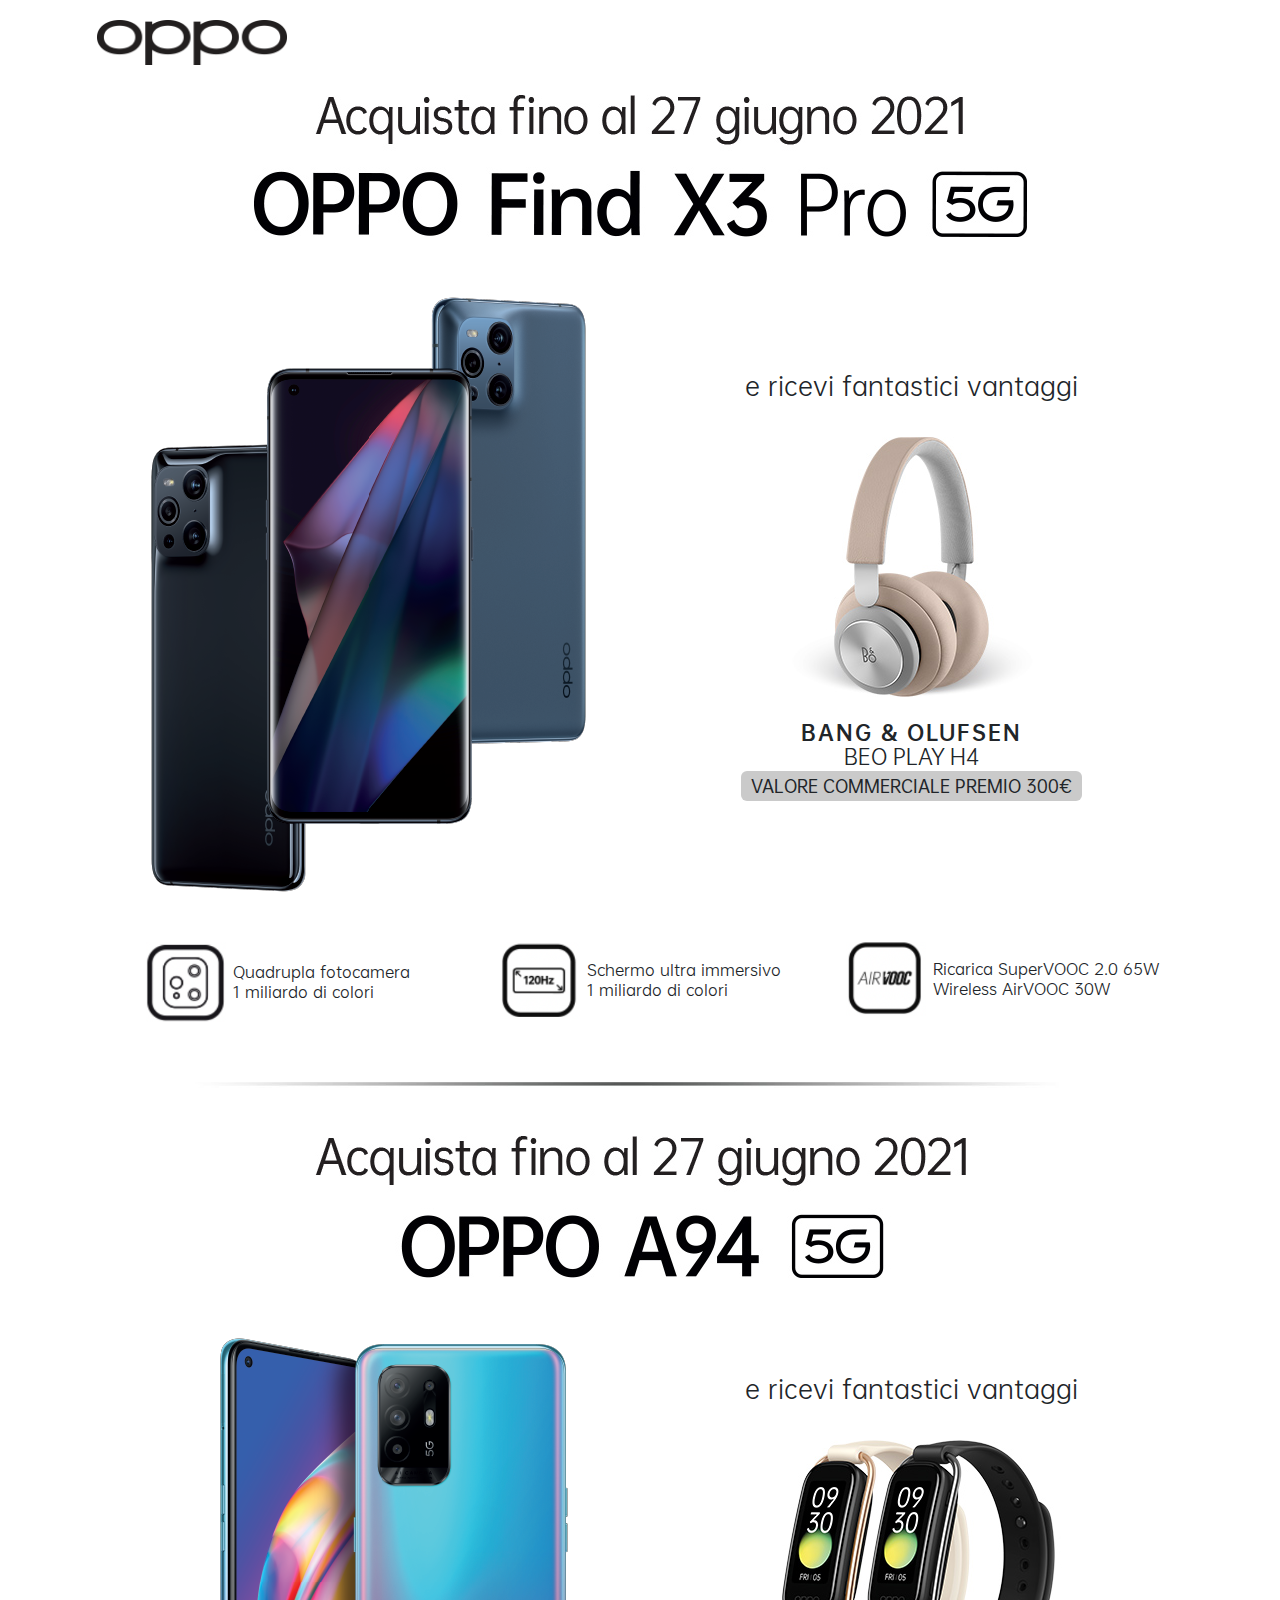
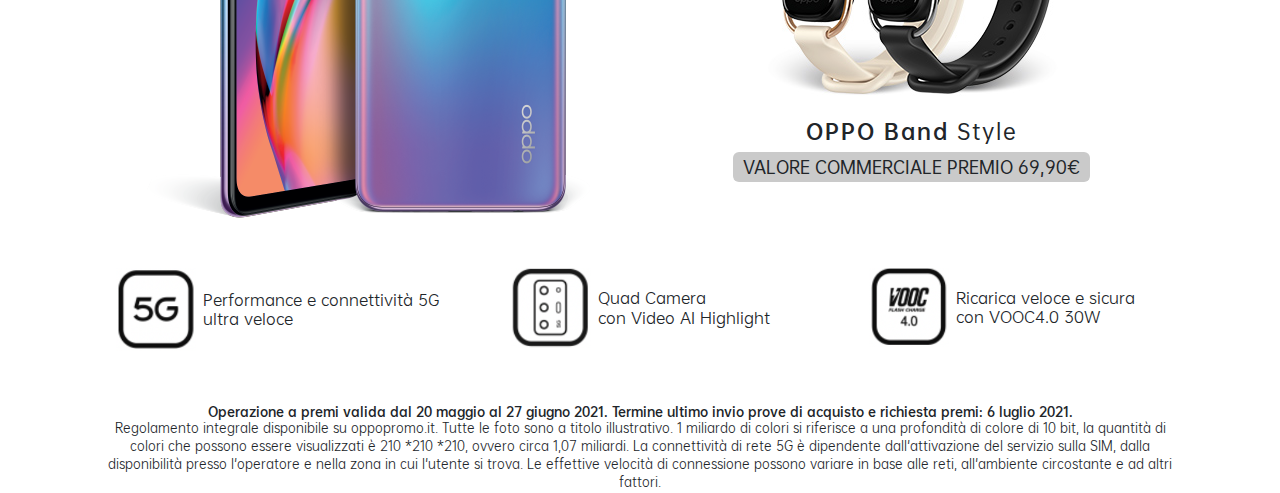
<file: oppo-lp 2/index.html>
<!doctype html>
<html lang="en">
<head>
    <meta charset="UTF-8">
    <meta name="viewport"
          content="width=device-width, user-scalable=no, initial-scale=1.0, maximum-scale=1.0, minimum-scale=1.0">
    <meta name="description" content="Oppo smartphone promozione">
    <meta name="keywords" content="opppo, smartphone, promozione">
    <meta name="author" content="Carmine P">
    <meta name="robots" content="index,follow" />
    <meta name="Classification" content="Business">
    <!-- CSS only -->
    <link href="https://cdn.jsdelivr.net/npm/bootstrap@5.0.1/dist/css/bootstrap.min.css" rel="stylesheet">
    <link rel="stylesheet" href="assets/font/fontface.css">
    <link rel="stylesheet" href="assets/css/style.css">
    <meta http-equiv="X-UA-Compatible" content="ie=edge">
    <title>Oppo - Landing</title>
</head>
<body>
<!-- header -->
<header>
    <div class="container">
        <div class="row">
            <div class="col-12">
                <div class="box-logo"><img src="assets/img/OPPO%20LOGO.png" alt=""></div>
            </div>
        </div>
    </div>
</header>
<!-- fine header -->
<!-- main -->
<main>
    <!-- section Pro -->
    <section id="pro">
        <div class="container">
            <div class="row row-pro-title">
                <div class="col-lg-12">
                    <div class="box-title-t">
                        <div class="box-img">
                            <img src="assets/img/pro/Acquista-Pro.jpg" alt="">
                        </div>
                    </div>
                </div>
            </div>
            <div class="row row-pro-card">
                <div class="col-lg-6">
                    <div class="box-img">
                        <img src="assets/img/pro/KV%20Pro.png" alt="">
                    </div>
                </div>
                <div class="col-lg-6">
                    <div class="card-oppo">
                        <div class="title-top">
                            <p>e ricevi fantastici vantaggi</p>
                        </div>
                        <div class="box-img">
                            <img src="assets/img/pro/cuffie.jpg" alt="">
                        </div>
                        <div class="box-title-bottom">
                            <div class="t-bottom">
                                <h4>Bang &amp Olufsen</h4>
                            </div>
                            <div class="d-bottom">
                                <p>Beo Play H4</p>
                                <p>Valore commerciale premio 300€</p>
                            </div>
                        </div>
                    </div>
                </div>
            </div>
            <div class="row row-pro-function">
                <div class="col-lg-4">
                    <div class="box-function">
                        <div class="box-img">
                            <img src="assets/img/pro/quadrupla-fotocamera.png" alt="">
                        </div>
                        <div class="box-text">
                            <p>Quadrupla fotocamera</p>
                            <p>1 miliardo di colori</p>
                        </div>
                    </div>
                </div>
                <div class="col-lg-4">
                    <div class="box-function">
                        <div class="box-img">
                            <img src="assets/img/pro/120hz.png" alt="">
                        </div>
                        <div class="box-text">
                            <p>Schermo ultra immersivo</p>
                            <p>1 miliardo di colori</p>
                        </div>
                    </div>
                </div>
                <div class="col-lg-4">
                    <div class="box-function">
                        <div class="box-img">
                            <img src="assets/img/pro/air.png" alt="">
                        </div>
                        <div class="box-text">
                            <p>Ricarica SuperVOOC 2.0 65W</p>
                            <p>Wireless AirVOOC 30W</p>
                        </div>
                    </div>
                </div>
            </div>
        </div>
    </section>
    <!-- fine section pro -->
    <!-- divider -->
    <section id="divider">
        <div class="container">
            <div class="row">
                <div class="col-12">
                    <div class="box-divider">
                        <img src="assets/img/Stripe.jpg" alt="">
                    </div>
                </div>
            </div>
        </div>
    </section>
    <!-- fine divider -->
    <!-- section a94 -->
    <section id="_a94">
        <div class="container">
            <div class="row row-a94-title">
                <div class="col-lg-12">
                    <div class="box-title-t">
                        <div class="box-img">
                            <img src="assets/img/a94/Acquista-a94.jpg" alt="">
                        </div>
                    </div>
                </div>
            </div>
            <div class="row row-a94-card">
                <div class="col-lg-6">
                    <div class="box-img">
                        <img src="assets/img/a94/KV%20A94.png" alt="">
                    </div>
                </div>
                <div class="col-lg-6">
                    <div class="card-oppo">
                        <div class="title-top">
                            <p>e ricevi fantastici vantaggi</p>
                        </div>
                        <div class="box-img">
                            <img src="assets/img/a94/smartw.jpg" alt="">
                        </div>
                        <div class="box-title-bottom">
                            <div class="t-bottom">
                                <h4>OPPO Band <span>Style</span> </h4>
                            </div>
                            <div class="d-bottom">
                                <p>Valore commerciale premio 69,90€</p>
                            </div>
                        </div>
                    </div>
                </div>
            </div>
            <div class="row row-a94-function">
                <div class="col-lg-4">
                    <div class="box-function">
                        <div class="box-img">
                            <img src="assets/img/a94/5g.png" alt="">
                        </div>
                        <div class="box-text">
                            <p>Performance e connettività 5G</p>
                            <p>ultra veloce</p>
                        </div>
                    </div>
                </div>
                <div class="col-lg-4">
                    <div class="box-function">
                        <div class="box-img">
                            <img src="assets/img/a94/quad-camera-a94.png" alt="">
                        </div>
                        <div class="box-text">
                            <p>Quad Camera</p>
                            <p>con Video AI Highlight</p>
                        </div>
                    </div>
                </div>
                <div class="col-lg-4">
                    <div class="box-function">
                        <div class="box-img">
                            <img src="assets/img/a94/ricarica-veloce.png" alt="">
                        </div>
                        <div class="box-text">
                            <p>Ricarica veloce e sicura</p>
                            <p>con VOOC4.0 30W</p>
                        </div>
                    </div>
                </div>
            </div>
        </div>
    </section>
    <!-- fine section a94 -->
</main>
<!-- fine main -->
<footer>
    <div class="container">
        <div class="row">
            <div class="col-12">
                <div class="box-text">
                    <p>Operazione a premi valida dal 20 maggio al 27 giugno 2021. Termine ultimo invio prove di acquisto e richiesta premi: 6 luglio 2021.</p>
                    <p>Regolamento integrale disponibile su oppopromo.it. Tutte le foto sono a titolo illustrativo. 1 miliardo di colori si riferisce a una profondità di colore di 10 bit, la quantità di colori che possono essere visualizzati è 210 *210 *210, ovvero circa 1,07 miliardi. La connettività di rete 5G è dipendente dall'attivazione del servizio sulla SIM, dalla disponibilità presso l'operatore e nella zona in cui l'utente si trova. Le effettive velocità di connessione possono variare in base alle reti, all'ambiente circostante e ad altri fattori.</p>
                </div>
            </div>
        </div>
    </div>
</footer>
</body>
</html>
</file>
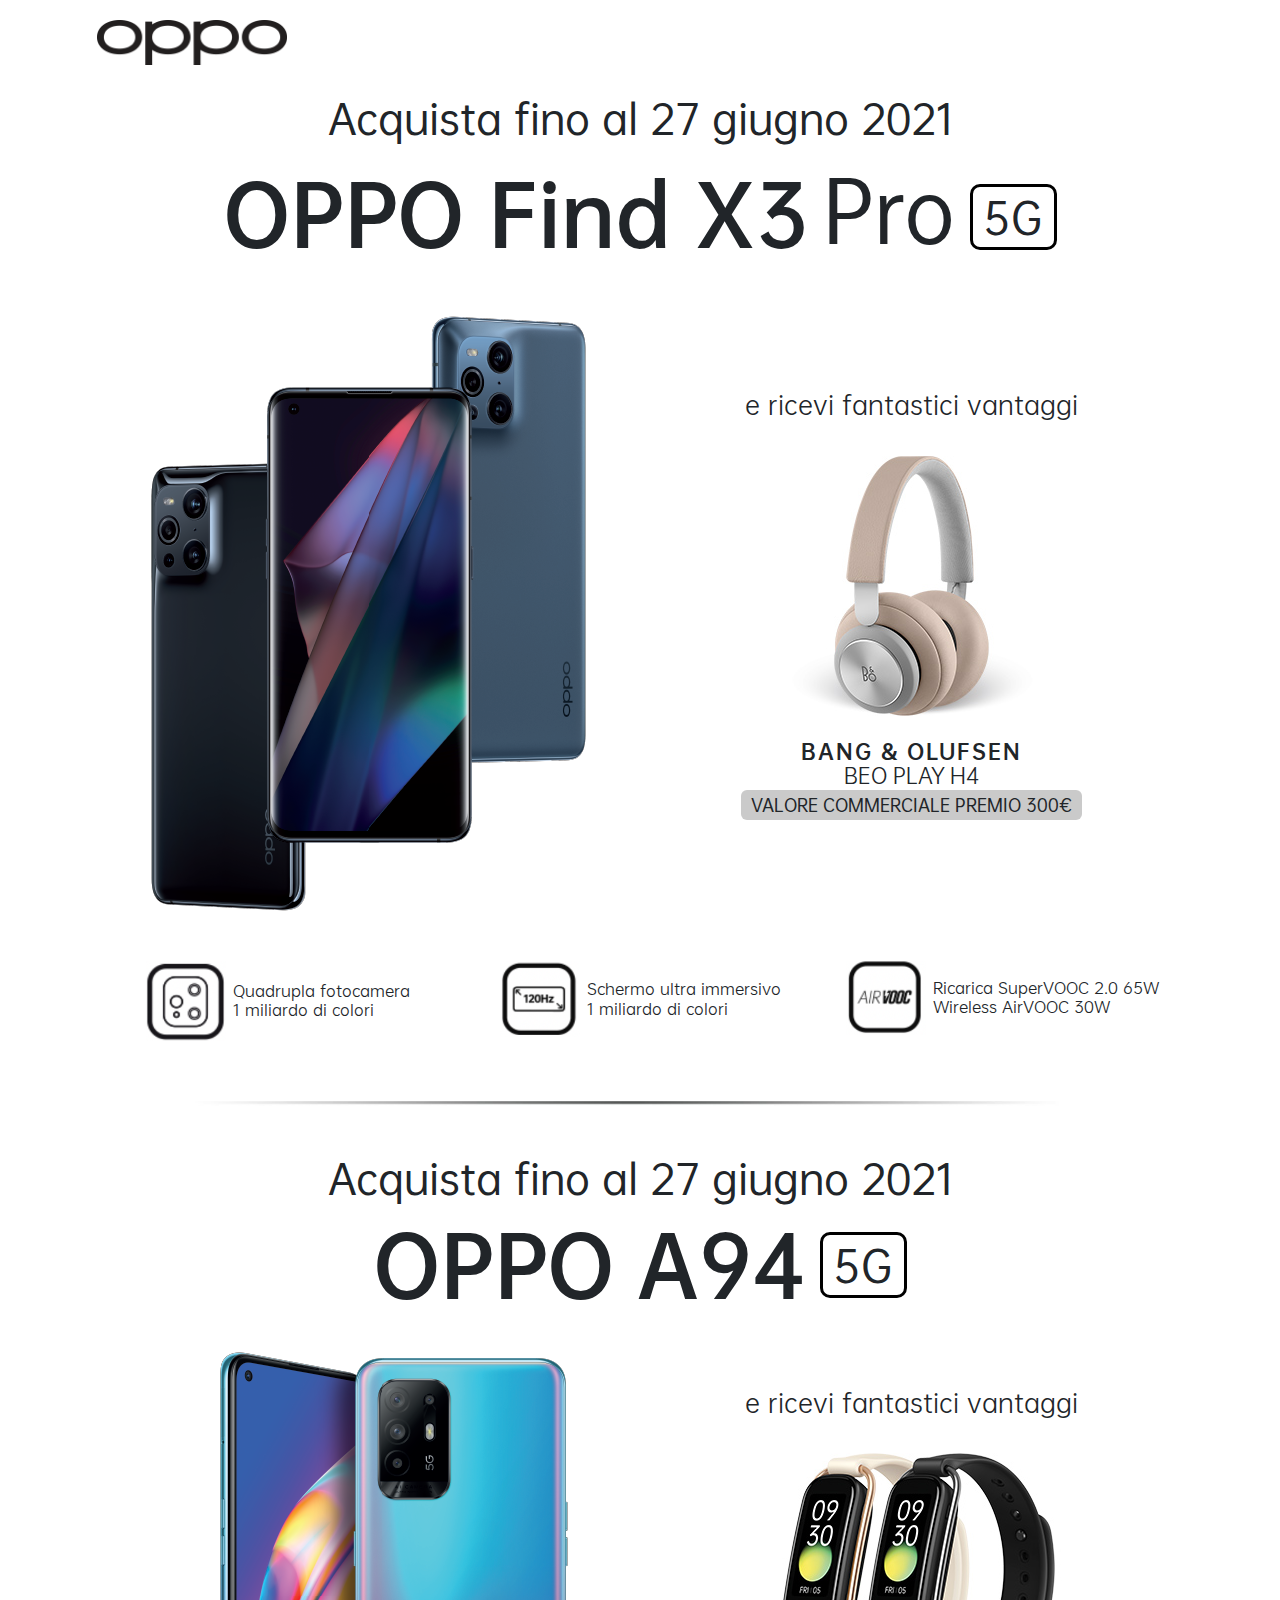
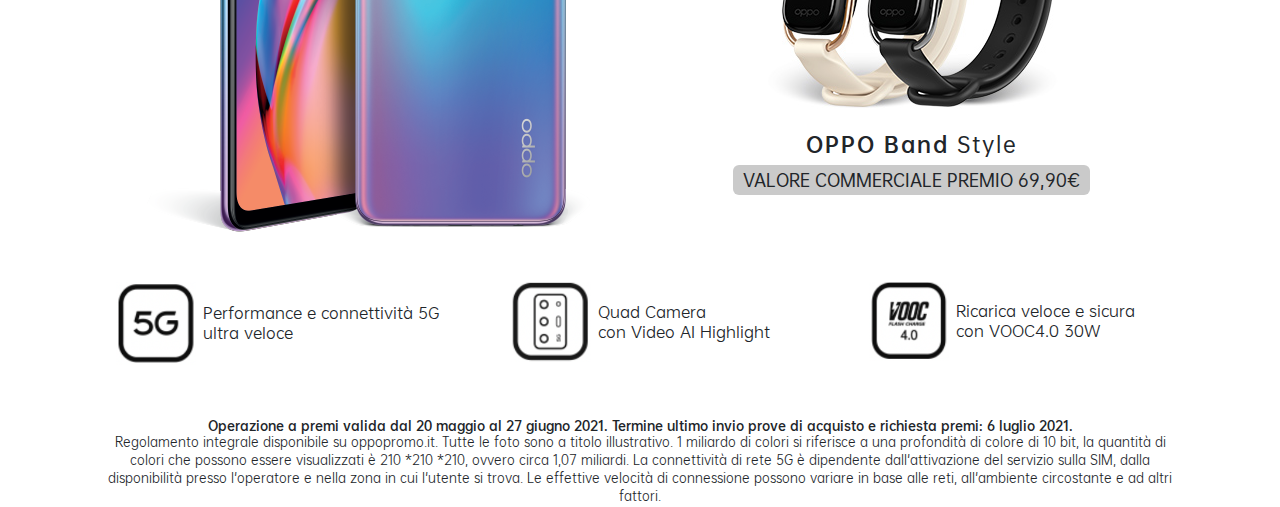
<file: oppo-lp/index.html>
<!doctype html>
<html lang="en">
<head>
    <meta charset="UTF-8">
    <meta name="viewport"
          content="width=device-width, user-scalable=no, initial-scale=1.0, maximum-scale=1.0, minimum-scale=1.0">
    <meta name="description" content="Oppo smartphone promozione">
    <meta name="keywords" content="opppo, smartphone, promozione">
    <meta name="author" content="Carmine P">
    <meta name="robots" content="index,follow" />
    <meta name="Classification" content="Business">
    <!-- CSS only -->
    <link href="https://cdn.jsdelivr.net/npm/bootstrap@5.0.1/dist/css/bootstrap.min.css" rel="stylesheet">
    <link rel="stylesheet" href="assets/font/fontface.css">
    <link rel="stylesheet" href="assets/css/style.css">
    <meta http-equiv="X-UA-Compatible" content="ie=edge">
    <title>Oppo - Landing</title>
</head>
<body>
<!-- header -->
<header>
    <div class="container">
        <div class="row">
            <div class="col-12">
                <div class="box-logo"><img src="assets/img/OPPO%20LOGO.png" alt=""></div>
            </div>
        </div>
    </div>
</header>
<!-- fine header -->
<!-- main -->
<main>
    <!-- section Pro -->
    <section id="pro">
        <div class="container">
            <div class="row row-pro-title">
                <div class="col-lg-12">
                    <div class="box-title-t">
                        <h3>Acquista fino al 27 giugno 2021</h3>
                    </div>
                    <div class="box-title-b">
                        <h2>OPPO Find X3</h2>
                        <span class="pro">Pro</span>
                        <span class="_5g">5G</span>
                    </div>
                </div>
            </div>
            <div class="row row-pro-card">
                <div class="col-lg-6">
                    <div class="box-img">
                        <img src="assets/img/pro/KV%20Pro.png" alt="">
                    </div>
                </div>
                <div class="col-lg-6">
                    <div class="card-oppo">
                        <div class="title-top">
                            <p>e ricevi fantastici vantaggi</p>
                        </div>
                        <div class="box-img">
                            <img src="assets/img/pro/cuffie.jpg" alt="">
                        </div>
                        <div class="box-title-bottom">
                            <div class="t-bottom">
                                <h4>Bang &amp Olufsen</h4>
                            </div>
                            <div class="d-bottom">
                                <p>Beo Play H4</p>
                                <p>Valore commerciale premio 300€</p>
                            </div>
                        </div>
                    </div>
                </div>
            </div>
            <div class="row row-pro-function">
                <div class="col-lg-4">
                    <div class="box-function">
                        <div class="box-img">
                            <img src="assets/img/pro/quadrupla-fotocamera.png" alt="">
                        </div>
                        <div class="box-text">
                            <p>Quadrupla fotocamera</p>
                            <p>1 miliardo di colori</p>
                        </div>
                    </div>
                </div>
                <div class="col-lg-4">
                    <div class="box-function">
                        <div class="box-img">
                            <img src="assets/img/pro/120hz.png" alt="">
                        </div>
                        <div class="box-text">
                            <p>Schermo ultra immersivo</p>
                            <p>1 miliardo di colori</p>
                        </div>
                    </div>
                </div>
                <div class="col-lg-4">
                    <div class="box-function">
                        <div class="box-img">
                            <img src="assets/img/pro/air.png" alt="">
                        </div>
                        <div class="box-text">
                            <p>Ricarica SuperVOOC 2.0 65W</p>
                            <p>Wireless AirVOOC 30W</p>
                        </div>
                    </div>
                </div>
            </div>
        </div>
    </section>
    <!-- fine section pro -->
    <!-- divider -->
    <section id="divider">
        <div class="container">
            <div class="row">
                <div class="col-12">
                    <div class="box-divider">
                        <img src="assets/img/Stripe.jpg" alt="">
                    </div>
                </div>
            </div>
        </div>
    </section>
    <!-- fine divider -->
    <!-- section a94 -->
    <section id="_a94">
        <div class="container">
            <div class="row row-a94-title">
                <div class="col-lg-12">
                    <div class="box-title-t">
                        <h3>Acquista fino al 27 giugno 2021</h3>
                    </div>
                    <div class="box-title-b">
                        <h2>OPPO A94</h2>
                        <span class="_5g">5G</span>
                    </div>
                </div>
            </div>
            <div class="row row-a94-card">
                <div class="col-lg-6">
                    <div class="box-img">
                        <img src="assets/img/a94/KV%20A94.png" alt="">
                    </div>
                </div>
                <div class="col-lg-6">
                    <div class="card-oppo">
                        <div class="title-top">
                            <p>e ricevi fantastici vantaggi</p>
                        </div>
                        <div class="box-img">
                            <img src="assets/img/a94/smartw.jpg" alt="">
                        </div>
                        <div class="box-title-bottom">
                            <div class="t-bottom">
                                <h4>OPPO Band <span>Style</span> </h4>
                            </div>
                            <div class="d-bottom">
                                <p>Valore commerciale premio 69,90€</p>
                            </div>
                        </div>
                    </div>
                </div>
            </div>
            <div class="row row-a94-function">
                <div class="col-lg-4">
                    <div class="box-function">
                        <div class="box-img">
                            <img src="assets/img/a94/5g.png" alt="">
                        </div>
                        <div class="box-text">
                            <p>Performance e connettività 5G</p>
                            <p>ultra veloce</p>
                        </div>
                    </div>
                </div>
                <div class="col-lg-4">
                    <div class="box-function">
                        <div class="box-img">
                            <img src="assets/img/a94/quad-camera-a94.png" alt="">
                        </div>
                        <div class="box-text">
                            <p>Quad Camera</p>
                            <p>con Video AI Highlight</p>
                        </div>
                    </div>
                </div>
                <div class="col-lg-4">
                    <div class="box-function">
                        <div class="box-img">
                            <img src="assets/img/a94/ricarica-veloce.png" alt="">
                        </div>
                        <div class="box-text">
                            <p>Ricarica veloce e sicura</p>
                            <p>con VOOC4.0 30W</p>
                        </div>
                    </div>
                </div>
            </div>
        </div>
    </section>
    <!-- fine section a94 -->
</main>
<!-- fine main -->
<footer>
    <div class="container">
        <div class="row">
            <div class="col-12">
                <div class="box-text">
                    <p>Operazione a premi valida dal 20 maggio al 27 giugno 2021. Termine ultimo invio prove di acquisto e richiesta premi: 6 luglio 2021.</p>
                    <p>Regolamento integrale disponibile su oppopromo.it. Tutte le foto sono a titolo illustrativo. 1 miliardo di colori si riferisce a una profondità di colore di 10 bit, la quantità di colori che possono essere visualizzati è 210 *210 *210, ovvero circa 1,07 miliardi. La connettività di rete 5G è dipendente dall'attivazione del servizio sulla SIM, dalla disponibilità presso l'operatore e nella zona in cui l'utente si trova. Le effettive velocità di connessione possono variare in base alle reti, all'ambiente circostante e ad altri fattori.</p>
                </div>
            </div>
        </div>
    </div>
</footer>
</body>
</html>
</file>
<file: oppo-lp 2/assets/font/fontface.css>
@font-face {
    font-family: 'Opposans';
    src: url("../../assets/font/OPPOSans-Bold.woff") format('woff'), url("../../assets/font/OPPOSans-Bold.ttf") format('truetype');
    font-weight: 700;
    font-style: normal;
}

@font-face {
    font-family: 'Opposans';
    src: url("../../assets/font/OPPOSans-Regular.woff") format('woff'), url("../../assets/font/OPPOSans-Regular.ttf") format('truetype');
    font-weight: 400;
    font-style: normal;
}

@font-face {
    font-family: 'Opposans';
    src: url("../../assets/font/OPPOSans-Medium.woff") format('woff'), url("../../assets/font/OPPOSans-Medium.ttf") format('truetype');
    font-weight: 500;
    font-style: normal;
}
</file>
<file: oppo-lp 2/assets/css/style.css>
* {
    margin: 0;
    padding: 0;
    box-sizing: border-box;
}

body {
    font-family: 'Opposans', sans-serif;
}

.container {
    max-width: 1110px;
    margin: 0 auto;
}

.container::after {
    content: '';
    display: table;
    clear: both;
}

img {
    max-width: 100%;
}

header {
    padding: 20px;
}

header img {
    width: 190px;
}


/* inizio pro section */

main #pro {
    text-align: center;
}

main #pro .row-pro-title .box-title-t {
    margin-top: 10px;
}

main #pro .row-pro-title .box-title-t .box-img {
    margin: 10px auto;
}

main #pro .row-pro-card {
    margin: 50px auto;
}

main #pro .row-pro-card .card-oppo {
    justify-content: center;
    align-items: center;
    display: flex;
    flex-direction: column;
    height: 100%;
}

main #pro .row-pro-card .card-oppo .title-top p {
    font-size: 24px;
    line-height: 1.2;
    font-weight: 200;
}

main #pro .row-pro-card .card-oppo .box-img {
    margin: 20px auto;
}

main #pro .row-pro-card .card-oppo .box-title-bottom .t-bottom h4 {
    font-weight: 700;
    font-size: 20px;
    letter-spacing: 2px;
    text-transform: uppercase;
    margin: 0;
}

main #pro .row-pro-card .card-oppo .box-title-bottom .d-bottom p:first-child {
    font-size: 20px;
    text-transform: uppercase;
    margin: 0;
    font-weight: 400;
}

main #pro .row-pro-card .card-oppo .box-title-bottom .d-bottom p:last-child {
    position: relative;
    padding: 3px 10px;
    border-radius: 6px;
    background-color: #cacaca;
    font-size: 16px;
    font-weight: 500;
    text-transform: uppercase;
}

main #pro .row-pro-function {
    margin: 50px auto;
}

main #pro .row-pro-function .box-function {
    display: flex;
    justify-content: center;
    align-items: center;
}

main #pro .row-pro-function .box-function .box-img img {
    width: 80px;
}

main #pro .row-pro-function .box-function .box-text p {
    margin: 0;
    margin-left: 7px;
    text-align: left;
    font-size: 15px;
}

main #pro .row-pro-function .box-function .box-text p:last-child {
    margin-top: -3px;
}


/********** fine pro section ********/


/********** inizio a94 section ********/

main #_a94 {
    margin-top: 30px;
    text-align: center;
}

main #_a94 .row-a94-title .box-title-t {
    margin-top: 10px;
}

main #_a94 .row-a94-title .box-title-t .box-img {
    margin: 10px auto;
}

main #_a94 .row-a94-title .box-title-b {
    display: flex;
    justify-content: center;
    align-items: center;
}

main #_a94 .row-a94-title .box-title-b h2 {
    font-size: 78px;
    font-weight: 900;
    margin: 0;
}

main #_a94 .row-a94-title .box-title-b ._5g {
    font-weight: 500;
    font-size: 40px;
    border: 3px solid black;
    border-radius: 10px;
    padding: 0 10px;
    margin-left: 15px;
    letter-spacing: 1px;
}

main #_a94 .row-a94-card {
    margin: 50px auto;
}

main #_a94 .row-a94-card .card-oppo {
    justify-content: center;
    align-items: center;
    display: flex;
    flex-direction: column;
    height: 100%;
}

main #_a94 .row-a94-card .card-oppo .title-top p {
    font-size: 24px;
    line-height: 1.2;
    font-weight: 200;
}

main #_a94 .row-a94-card .card-oppo .box-img {
    margin: 20px auto;
}

main #_a94 .row-a94-card .card-oppo .box-title-bottom .t-bottom h4 {
    font-weight: 700;
    font-size: 20px;
    letter-spacing: 2px;
    margin: 0;
}

main #_a94 .row-a94-card .card-oppo .box-title-bottom span {
    font-weight: 500;
}

main #_a94 .row-a94-card .card-oppo .box-title-bottom .d-bottom p:first-child {
    font-size: 20px;
    text-transform: uppercase;
    margin: 0;
    font-weight: 400;
}

main #_a94 .row-a94-card .card-oppo .box-title-bottom .d-bottom {
    margin-top: 10px;
}

main #_a94 .row-a94-card .card-oppo .box-title-bottom .d-bottom p:last-child {
    position: relative;
    padding: 3px 10px;
    border-radius: 6px;
    background-color: #cacaca;
    font-size: 16px;
    font-weight: 500;
    text-transform: uppercase;
}

main #_a94 .row-a94-function {
    margin: 50px auto;
}

main #_a94 .row-a94-function .box-function {
    display: flex;
    justify-content: center;
    align-items: center;
}

main #_a94 .row-a94-function .box-function .box-img img {
    width: 80px;
}

main #_a94 .row-a94-function .box-function .box-text p {
    margin: 0;
    margin-left: 7px;
    text-align: left;
    font-size: 15px;
}

main #_a94 .row-a94-function .box-function .box-text p:last-child {
    margin-top: -3px;
}


/********** fine a94 section ********/


/********** inizio footer ********/

footer p {
    margin: 0;
    text-align: center;
    font-size: 12px;
}

footer p:first-child {
    font-weight: 700;
}


/********** Media Query ********/


/******* Tablet **********/

@media (min-width: 768px) and (max-width: 1024px) {
    main #pro .row-pro-title .box-title-t .box-img {
        margin: 10px auto;
        padding: 10px 40px;
    }
    main #pro .row-pro-card .card-oppo {
        margin-top: 20px;
    }
    main #pro .row-pro-function .box-function {
        display: block;
        margin-bottom: 10px;
    }
    main #pro .row-pro-function .box-function .box-text {
        display: inline-block;
    }
    main #_a94 .row-a94-title .box-title-t .box-img {
        margin: 10px auto;
        padding: 10px 40px;
    }
    main #_a94 .row-a94-card .card-oppo {
        margin-top: 20px;
        margin-bottom: 50px;
    }
    main #_a94 .row-a94-function .box-function {
        display: block;
        margin-bottom: 10px;
    }
    main #_a94 .row-a94-card .card-oppo .box-img {
        margin: 25px auto;
    }
    main #_a94 .row-a94-function .box-function .box-text {
        display: inline-block;
    }
    main #_a94 .row-a94-card .card-oppo .box-title-bottom .d-bottom p:last-child {
        font-size: 15px;
    }
}


/*
  ##Device = Tablets, Ipads (landscape)
  ##Screen = B/w 768px to 1024px
*/

@media (min-width: 768px) and (max-width: 1024px) and (orientation: landscape) {
    main #pro .row-pro-title .box-title-t .box-img {
        margin: 10px auto;
        padding: 10px 40px;
    }
    main #pro .row-pro-card .card-oppo {
        margin-top: 20px;
    }
    main #pro .row-pro-function .box-function {
        display: block;
        margin-bottom: 10px;
    }
    main #pro .row-pro-function .box-function .box-text {
        display: inline-block;
    }
    main #_a94 .row-a94-title .box-title-t .box-img {
        margin: 10px auto;
        padding: 10px 40px;
    }
    main #_a94 .row-a94-card .card-oppo {
        margin-top: 20px;
        margin-bottom: 50px;
    }
    main #_a94 .row-a94-function .box-function {
        display: block;
        margin-bottom: 10px;
    }
    main #_a94 .row-a94-card .card-oppo .box-img {
        margin: 25px auto;
    }
    main #_a94 .row-a94-function .box-function .box-text {
        display: inline-block;
    }
    main #_a94 .row-a94-card .card-oppo .box-title-bottom .d-bottom p:last-child {
        font-size: 15px;
    }
}


/******* Mobile **********/


/*
  ##Device = Low Resolution Tablets, Mobiles (Landscape)
  ##Screen = B/w 481px to 767px
*/

@media (min-width: 481px) and (max-width: 767px) {
    main #pro .row-pro-title .box-title-t .box-img {
        margin: 10px auto;
        padding: 10px 20px;
    }
    main #pro .row-pro-card .card-oppo {
        margin-top: 20px;
    }
    main #pro .row-pro-function .box-function {
        display: block;
        margin-bottom: 10px;
    }
    main #pro .row-pro-function .box-function .box-text {
        display: inline-block;
    }
    main #_a94 .row-a94-title .box-title-t .box-img {
        margin: 10px auto;
        padding: 10px 20px;
    }
    main #_a94 .row-a94-card .card-oppo {
        margin-top: 20px;
        margin-bottom: 50px;
    }
    main #_a94 .row-a94-function .box-function {
        display: block;
        margin-bottom: 10px;
    }
    main #_a94 .row-a94-card .card-oppo .box-img {
        margin: 25px auto;
    }
    main #_a94 .row-a94-function .box-function .box-text {
        display: inline-block;
    }
    main #_a94 .row-a94-card .card-oppo .box-title-bottom .d-bottom p:last-child {
        font-size: 15px;
    }
}


/*
  ##Device = Most of the Smartphones Mobiles (Portrait)
  ##Screen = B/w 320px to 479px
*/

@media (min-width: 320px) and (max-width: 480px) {
    main #pro .row-pro-title .box-title-t .box-img {
        margin: 10px auto;
        padding: 10px 20px;
    }
    main #pro .row-pro-card .card-oppo {
        margin-top: 20px;
    }
    main #pro .row-pro-card .card-oppo .title-top p {
        font-size: 22px;
    }
    main #pro .row-pro-function .box-function {
        display: block;
        margin-bottom: 10px;
    }
    main #pro .row-pro-function .box-function .box-text {
        display: inline-block;
    }
    main #_a94 .row-a94-title .box-title-t .box-img {
        margin: 10px auto;
        padding: 10px 20px;
    }
    main #_a94 .row-a94-card .card-oppo {
        margin-top: 20px;
        margin-bottom: 50px;
    }
    main #_a94 .row-a94-card .card-oppo .title-top p {
        font-size: 22px;
    }
    main #_a94 .row-a94-function .box-function {
        display: block;
        margin-bottom: 10px;
    }
    main #_a94 .row-a94-card .card-oppo .box-img {
        margin: 25px auto;
    }
    main #_a94 .row-a94-function .box-function .box-text {
        display: inline-block;
    }
    main #_a94 .row-a94-card .card-oppo .box-title-bottom .d-bottom p:last-child {
        font-size: 15px;
    }
}
</file>
<file: oppo-lp/assets/font/fontface.css>
@font-face {
    font-family: 'Opposans';
    src: url("../../assets/font/OPPOSans-Bold.woff") format('woff'), url("../../assets/font/OPPOSans-Bold.ttf") format('truetype');
    font-weight: 700;
    font-style: normal;
}

@font-face {
    font-family: 'Opposans';
    src: url("../../assets/font/OPPOSans-Regular.woff") format('woff'), url("../../assets/font/OPPOSans-Regular.ttf") format('truetype');
    font-weight: 400;
    font-style: normal;
}

@font-face {
    font-family: 'Opposans';
    src: url("../../assets/font/OPPOSans-Medium.woff") format('woff'), url("../../assets/font/OPPOSans-Medium.ttf") format('truetype');
    font-weight: 500;
    font-style: normal;
}
</file>
<file: oppo-lp/assets/css/style.css>
@font-face {
    font-family: 'Opposans';
    src: url("../../assets/font/OPPOSans-Bold.woff") format('woff'), url("../../assets/font/OPPOSans-Bold.ttf") format('truetype');
    font-weight: 700;
    font-style: normal;
}

* {
    margin: 0;
    padding: 0;
    box-sizing: border-box;
}

body {
    font-family: 'Opposans', sans-serif;
}

.container {
    max-width: 1110px;
    margin: 0 auto;
}

.container::after {
    content: '';
    display: table;
    clear: both;
}

img {
    max-width: 100%;
}

header {
    padding: 20px;
}

header img {
    width: 190px;
}


/* inizio pro section */

main #pro {
    text-align: center;
}

main #pro .row-pro-title .box-title-t {
    margin-top: 10px;
}

main #pro .row-pro-title .box-title-t h3 {
    font-size: 38px;
    font-weight: 500;
}

main #pro .row-pro-title .box-title-b {
    display: flex;
    justify-content: center;
    align-items: center;
}

main #pro .row-pro-title .box-title-b h2 {
    font-size: 78px;
    font-weight: 900;
}

main #pro .row-pro-title .box-title-b .pro {
    font-size: 78px;
    font-weight: 500;
    margin-left: 15px;
    margin-right: 15px;
}

main #pro .row-pro-title .box-title-b ._5g {
    font-weight: 500;
    font-size: 40px;
    border: 3px solid black;
    border-radius: 10px;
    padding: 0 10px;
    letter-spacing: 1px;
    margin-top: 20px;
}

main #pro .row-pro-card {
    margin: 50px auto;
}

main #pro .row-pro-card .card-oppo {
    justify-content: center;
    align-items: center;
    display: flex;
    flex-direction: column;
    height: 100%;
}

main #pro .row-pro-card .card-oppo .title-top p {
    font-size: 24px;
    line-height: 1.2;
    font-weight: 200;
}

main #pro .row-pro-card .card-oppo .box-img {
    margin: 20px auto;
}

main #pro .row-pro-card .card-oppo .box-title-bottom .t-bottom h4 {
    font-weight: 700;
    font-size: 20px;
    letter-spacing: 2px;
    text-transform: uppercase;
    margin: 0;
}

main #pro .row-pro-card .card-oppo .box-title-bottom .d-bottom p:first-child {
    font-size: 20px;
    text-transform: uppercase;
    margin: 0;
    font-weight: 400;
}

main #pro .row-pro-card .card-oppo .box-title-bottom .d-bottom p:last-child {
    position: relative;
    padding: 3px 10px;
    border-radius: 6px;
    background-color: #cacaca;
    font-size: 16px;
    font-weight: 500;
    text-transform: uppercase;
}

main #pro .row-pro-function {
    margin: 50px auto;
}

main #pro .row-pro-function .box-function {
    display: flex;
    justify-content: center;
    align-items: center;
}

main #pro .row-pro-function .box-function .box-img img {
    width: 80px;
}

main #pro .row-pro-function .box-function .box-text p {
    margin: 0;
    margin-left: 7px;
    text-align: left;
    font-size: 15px;
}

main #pro .row-pro-function .box-function .box-text p:last-child {
    margin-top: -3px;
}


/********** fine pro section ********/


/********** inizio a94 section ********/

main #_a94 {
    margin-top: 30px;
    text-align: center;
}

main #_a94 .row-a94-title .box-title-t {
    margin-top: 10px;
}

main #_a94 .row-a94-title .box-title-t h3 {
    font-size: 38px;
    font-weight: 500;
}

main #_a94 .row-a94-title .box-title-b {
    display: flex;
    justify-content: center;
    align-items: center;
}

main #_a94 .row-a94-title .box-title-b h2 {
    font-size: 78px;
    font-weight: 900;
    margin: 0;
}

main #_a94 .row-a94-title .box-title-b ._5g {
    font-weight: 500;
    font-size: 40px;
    border: 3px solid black;
    border-radius: 10px;
    padding: 0 10px;
    margin-left: 15px;
    letter-spacing: 1px;
    margin-top: 20px;
}

main #_a94 .row-a94-card {
    margin: 50px auto;
}

main #_a94 .row-a94-card .card-oppo {
    justify-content: center;
    align-items: center;
    display: flex;
    flex-direction: column;
    height: 100%;
}

main #_a94 .row-a94-card .card-oppo .title-top p {
    font-size: 24px;
    line-height: 1.2;
    font-weight: 200;
}

main #_a94 .row-a94-card .card-oppo .box-img {
    margin: 20px auto;
}

main #_a94 .row-a94-card .card-oppo .box-title-bottom .t-bottom h4 {
    font-weight: 700;
    font-size: 20px;
    letter-spacing: 2px;
    margin: 0;
}

main #_a94 .row-a94-card .card-oppo .box-title-bottom span {
    font-weight: 500;
}

main #_a94 .row-a94-card .card-oppo .box-title-bottom .d-bottom p:first-child {
    font-size: 20px;
    text-transform: uppercase;
    margin: 0;
    font-weight: 400;
}

main #_a94 .row-a94-card .card-oppo .box-title-bottom .d-bottom {
    margin-top: 10px;
}

main #_a94 .row-a94-card .card-oppo .box-title-bottom .d-bottom p:last-child {
    position: relative;
    padding: 3px 10px;
    border-radius: 6px;
    background-color: #cacaca;
    font-size: 16px;
    font-weight: 500;
    text-transform: uppercase;
}

main #_a94 .row-a94-function {
    margin: 50px auto;
}

main #_a94 .row-a94-function .box-function {
    display: flex;
    justify-content: center;
    align-items: center;
}

main #_a94 .row-a94-function .box-function .box-img img {
    width: 80px;
}

main #_a94 .row-a94-function .box-function .box-text p {
    margin: 0;
    margin-left: 7px;
    text-align: left;
    font-size: 15px;
}

main #_a94 .row-a94-function .box-function .box-text p:last-child {
    margin-top: -3px;
}


/********** fine a94 section ********/


/********** inizio footer ********/

footer p {
    margin: 0;
    text-align: center;
    font-size: 12px;
}

footer p:first-child {
    font-weight: 700;
}


/********** Media Query ********/


/******* Tablet **********/

@media (min-width: 768px) and (max-width: 1024px) {
    main #pro .row-pro-title .box-title-t h3 {
        font-size: 26px;
        font-weight: 500;
    }
    main #pro .row-pro-title .box-title-b h2 {
        font-size: 46px;
        font-weight: 900;
    }
    main #pro .row-pro-title .box-title-b .pro {
        font-size: 46px;
        font-weight: 500;
        margin-left: 15px;
        margin-right: 15px;
    }
    main #pro .row-pro-title .box-title-b ._5g {
        font-size: 26px;
        border-radius: 10px;
        padding: 0 10px;
        letter-spacing: 1px;
        margin: 0;
    }
    main #pro .row-pro-card .card-oppo {
        margin-top: 20px;
    }
    main #pro .row-pro-function .box-function {
        display: block;
        margin-bottom: 10px;
    }
    main #pro .row-pro-function .box-function .box-text {
        display: inline-block;
    }
    main #_a94 .row-a94-title .box-title-t h3 {
        font-size: 26px;
        font-weight: 500;
    }
    main #_a94 .row-a94-title .box-title-b h2 {
        font-size: 46px;
        font-weight: 900;
        margin: 0;
    }
    main #_a94 .row-a94-title .box-title-b ._5g {
        font-size: 26px;
        border-radius: 10px;
        padding: 0 10px;
        letter-spacing: 1px;
        margin-top: 10px;
        margin-left: 10px;
    }
    main #_a94 .row-a94-card .card-oppo {
        margin-top: 20px;
        margin-bottom: 50px;
    }
    main #_a94 .row-a94-function .box-function {
        display: block;
        margin-bottom: 10px;
    }
    main #_a94 .row-a94-card .card-oppo .box-img {
        margin: 25px auto;
    }
    main #_a94 .row-a94-function .box-function .box-text {
        display: inline-block;
    }
    main #_a94 .row-a94-card .card-oppo .box-title-bottom .d-bottom p:last-child {
        font-size: 15px;
    }
}


/*
  ##Device = Tablets, Ipads (landscape)
  ##Screen = B/w 768px to 1024px
*/

@media (min-width: 768px) and (max-width: 1024px) and (orientation: landscape) {
    main #pro .row-pro-title .box-title-t h3 {
        font-size: 26px;
        font-weight: 500;
    }
    main #pro .row-pro-title .box-title-b h2 {
        font-size: 46px;
        font-weight: 900;
    }
    main #pro .row-pro-title .box-title-b .pro {
        font-size: 46px;
        font-weight: 500;
        margin-left: 15px;
        margin-right: 15px;
    }
    main #pro .row-pro-title .box-title-b ._5g {
        font-size: 26px;
        border-radius: 10px;
        padding: 0 10px;
        letter-spacing: 1px;
        margin: 0;
    }
    main #pro .row-pro-card .card-oppo {
        margin-top: 20px;
    }
    main #pro .row-pro-function .box-function {
        display: block;
        margin-bottom: 10px;
    }
    main #pro .row-pro-function .box-function .box-text {
        display: inline-block;
    }
    main #_a94 .row-a94-title .box-title-t h3 {
        font-size: 26px;
        font-weight: 500;
    }
    main #_a94 .row-a94-title .box-title-b h2 {
        font-size: 46px;
        font-weight: 900;
        margin: 0;
    }
    main #_a94 .row-a94-title .box-title-b ._5g {
        font-size: 26px;
        border-radius: 10px;
        padding: 0 10px;
        letter-spacing: 1px;
        margin-top: 10px;
        margin-left: 10px;
    }
    main #_a94 .row-a94-card .card-oppo {
        margin-top: 20px;
        margin-bottom: 50px;
    }
    main #_a94 .row-a94-function .box-function {
        display: block;
        margin-bottom: 10px;
    }
    main #_a94 .row-a94-card .card-oppo .box-img {
        margin: 25px auto;
    }
    main #_a94 .row-a94-function .box-function .box-text {
        display: inline-block;
    }
    main #_a94 .row-a94-card .card-oppo .box-title-bottom .d-bottom p:last-child {
        font-size: 15px;
    }
}


/******* Mobile **********/


/*
  ##Device = Low Resolution Tablets, Mobiles (Landscape)
  ##Screen = B/w 481px to 767px
*/

@media (min-width: 481px) and (max-width: 767px) {
    main #pro .row-pro-title .box-title-t h3 {
        font-size: 20px;
        font-weight: 500;
    }
    main #pro .row-pro-title .box-title-b h2 {
        font-size: 26px;
        font-weight: 900;
        margin: 0;
    }
    main #pro .row-pro-title .box-title-b .pro {
        font-size: 26px;
        font-weight: 500;
        margin-left: 15px;
        margin-right: 15px;
    }
    main #pro .row-pro-title .box-title-b ._5g {
        font-size: 22px;
        border-radius: 10px;
        padding: 0 10px;
        letter-spacing: 1px;
        margin: 0;
    }
    main #pro .row-pro-card .card-oppo {
        margin-top: 20px;
    }
    main #pro .row-pro-function .box-function {
        display: block;
        margin-bottom: 10px;
    }
    main #pro .row-pro-function .box-function .box-text {
        display: inline-block;
    }

    main #_a94 .row-a94-title .box-title-t h3 {
        font-size: 20px;
        font-weight: 500;
    }
    main #_a94 .row-a94-title .box-title-b h2 {
        font-size: 26px;
        font-weight: 900;
        margin: 0;
    }
    main #_a94 .row-a94-title .box-title-b ._5g {
        font-size: 22px;
        border-radius: 10px;
        padding: 0 10px;
        letter-spacing: 1px;
        margin: 0;
        margin-left: 10px;
    }

    main #_a94 .row-a94-card .card-oppo {
        margin-top: 20px;
        margin-bottom: 50px;
    }
    main #_a94 .row-a94-function .box-function {
        display: block;
        margin-bottom: 10px;
    }
    main #_a94 .row-a94-card .card-oppo .box-img {
        margin: 25px auto;
    }
    main #_a94 .row-a94-function .box-function .box-text {
        display: inline-block;
    }
    main #_a94 .row-a94-card .card-oppo .box-title-bottom .d-bottom p:last-child {
        font-size: 15px;
    }
}


/*
  ##Device = Most of the Smartphones Mobiles (Portrait)
  ##Screen = B/w 320px to 479px
*/

@media (min-width: 320px) and (max-width: 480px) {
    main #pro .row-pro-title .box-title-t h3 {
        font-size: 20px;
        font-weight: 500;
    }
    main #pro .row-pro-title .box-title-b h2 {
        font-size: 26px;
        font-weight: 900;
        margin: 0;
    }
    main #pro .row-pro-title .box-title-b .pro {
        font-size: 26px;
        font-weight: 500;
        margin-left: 10px;
        margin-right: 10px;
    }
    main #pro .row-pro-title .box-title-b ._5g {
        font-size: 22px;
        border-radius: 10px;
        padding: 0 10px;
        letter-spacing: 1px;
        margin: 0;
    }
    main #pro .row-pro-card .card-oppo {
        margin-top: 20px;
    }
    main #pro .row-pro-function .box-function {
        display: block;
        margin-bottom: 20px;
    }
    main #pro .row-pro-function .box-function .box-text {
        display: inline-block;
    }
    main #_a94 .row-a94-title .box-title-t h3 {
        font-size: 20px;
        font-weight: 500;
    }
    main #_a94 .row-a94-title .box-title-b h2 {
        font-size: 26px;
        font-weight: 900;
        margin: 0;
    }
    main #_a94 .row-a94-title .box-title-b ._5g {
        font-size: 22px;
        border-radius: 10px;
        padding: 0 10px;
        letter-spacing: 1px;
        margin: 0;
        margin-left: 10px;
    }
    main #pro .row-pro-card .card-oppo .title-top p {
        font-size: 22px;

    }
    main #_a94 .row-a94-card .card-oppo {
        margin-top: 20px;
        margin-bottom: 50px;
    }

    main #_a94 .row-a94-card .card-oppo .title-top p {
        font-size: 22px;

    }
    main #_a94 .row-a94-function .box-function {
        display: block;
        margin-bottom: 20px;
    }
    main #_a94 .row-a94-card .card-oppo .box-img {
        margin: 25px auto;
    }
    main #_a94 .row-a94-function .box-function .box-text {
        display: inline-block;
    }
    main #_a94 .row-a94-card .card-oppo .box-title-bottom .d-bottom p:last-child {
        font-size: 15px;
    }
}
</file>
